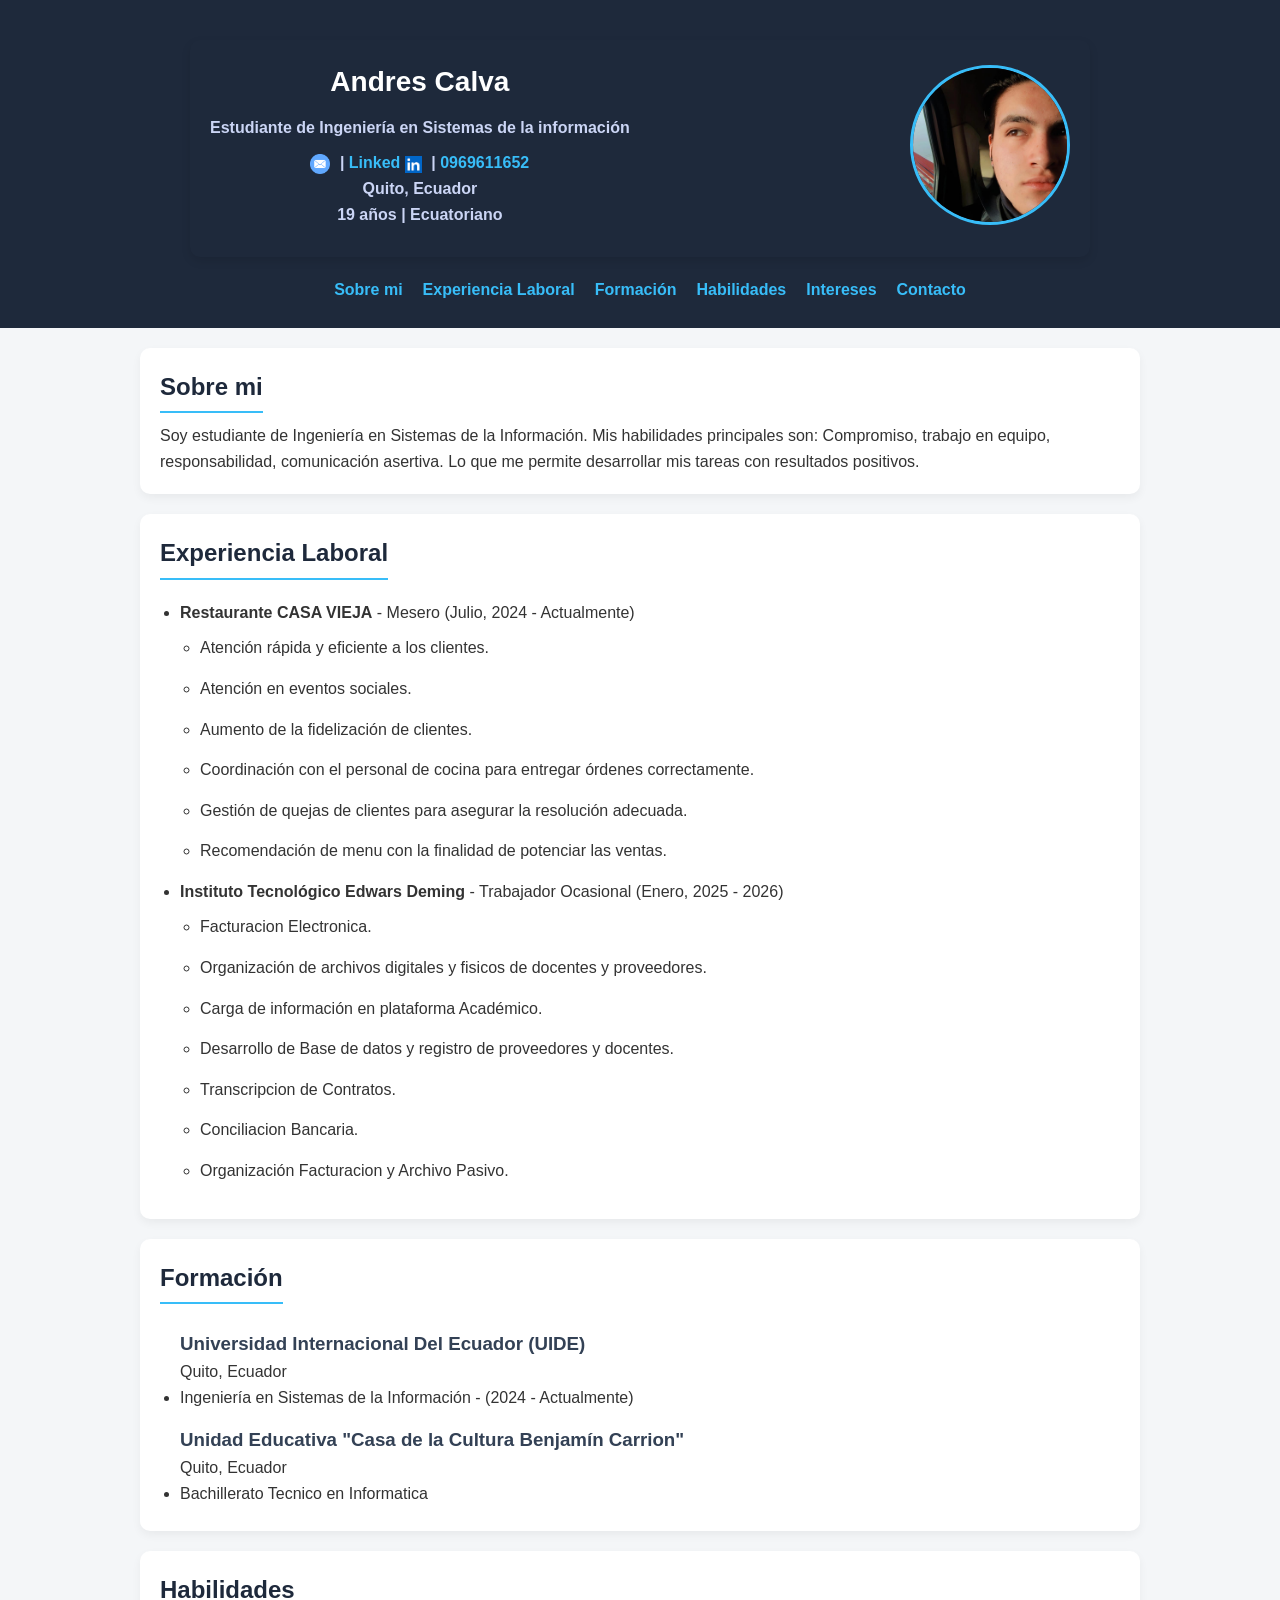
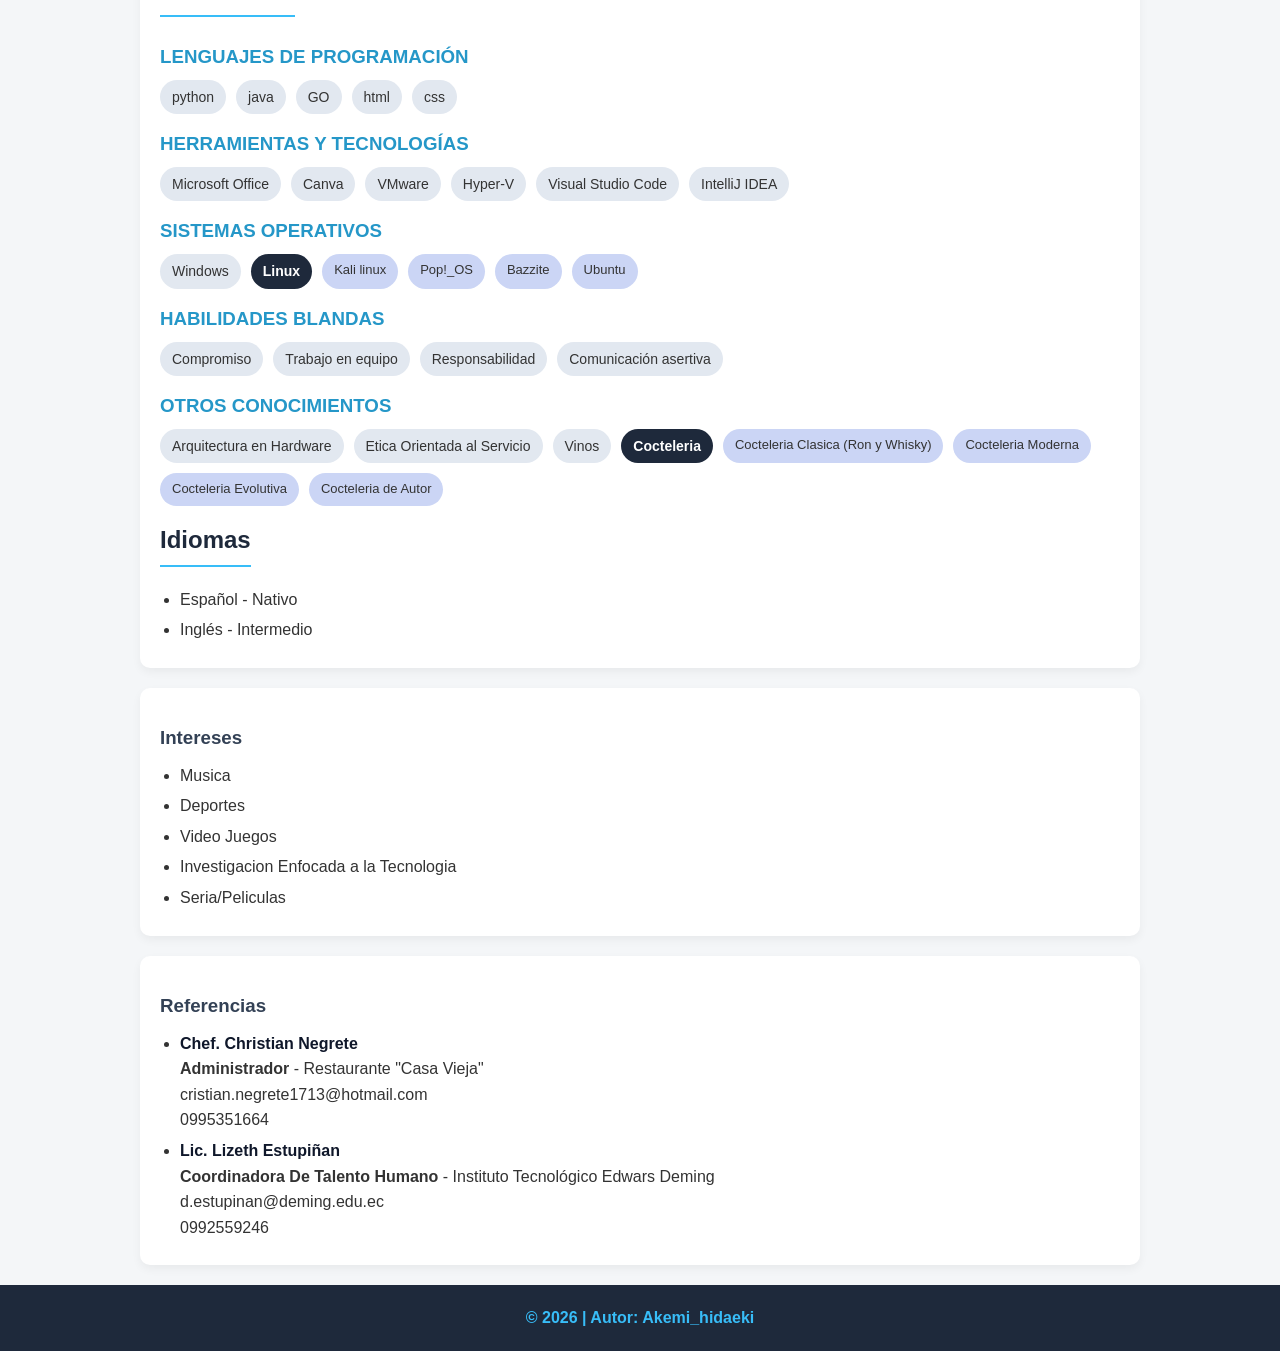
<file: HOJA DE VIDA/index.html>
<!doctype html>
<html lang="es">

<head>
    <meta charset="UTF-8" />
    <meta name="viewport" content="width=device-width, initial-scale=1.0" />
    <title>CV Andres Calva</title>
    <link rel="stylesheet" href="styles.css" />
</head>

<body>
    <header>
        <nav alt="Menu de navegación">
            <section class="profile" alt="Tarjeta Informativa de Andres Calva">
                <div class="info" alt="Información Personal de Andres Calva">
                    <h1 alt="JSJS soy yo xdxd">Andres Calva</h1>
                    <p>Estudiante de Ingeniería en Sistemas de la información</p>

                    <p>
                        <a href="mailto:andrescalva@gmail.com" target="_blank">
                            <img src="150897750_10507049.png" width="20" height="20" alt="Email Icon" />
                        </a>
                        |
                        <a href="test.html" target="_blank">Linked
                            <img src="linkedin-logo_578229-227.avif" width="17" height="17" alt="LinkedIn Icon" /></a>

                        |
                        <a href="https://wa.me/0969611652" target="_blank">0969611652</a>

                        <br />Quito, Ecuador <br />19 años | Ecuatoriano
                    </p>
                </div>

                <figure class="foto" alt="Foto de Andres Calva">
                    <img src="WhatsApp Image 2026-03-30 at 9.37.35 PM.jpeg" alt="Foto de Perfil de CV" />
                </figure>
            </section>
            <ul alt="Barra de redirección">
                <li><a href="#aboutme">Sobre mi</a></li>
                <li><a href="#experience">Experiencia Laboral</a></li>
                <li><a href="#education">Formación</a></li>
                <li><a href="#skills">Habilidades</a></li>
                <li><a href="#interests">Intereses</a></li>
                <li><a href="#contact">Contacto</a></li>
            </ul>
        </nav>
    </header>
    <section id="aboutme" alt="Informacion sobre mi y lo que estoy haciendo en la actualidad">
        <h2>Sobre mi</h2>
        <p>
            Soy estudiante de Ingeniería en Sistemas de la Información. Mis
            habilidades principales son: Compromiso, trabajo en equipo,
            responsabilidad, comunicación asertiva. Lo que me permite desarrollar
            mis tareas con resultados positivos.
        </p>
    </section>
    <section id="experience" alt="Experiencia Laboral">
        <h2>Experiencia Laboral</h2>
        <ul>
            <li>
                <b>Restaurante CASA VIEJA</b> - Mesero (Julio, 2024 - Actualmente)
                <ul>
                    <li>Atención rápida y eficiente a los clientes.</li>
                    <li>Atención en eventos sociales.</li>
                    <li>Aumento de la fidelización de clientes.</li>
                    <li>
                        Coordinación con el personal de cocina para entregar órdenes
                        correctamente.
                    </li>
                    <li>
                        Gestión de quejas de clientes para asegurar la resolución
                        adecuada.
                    </li>
                    <li>
                        Recomendación de menu con la finalidad de potenciar las ventas.
                    </li>
                </ul>
            </li>
            <li>
                <b>Instituto Tecnológico Edwars Deming</b> - Trabajador Ocasional
                (Enero, 2025 - 2026)
                <ul>
                    <li>Facturacion Electronica.</li>
                    <li>Organización de archivos digitales y fisicos de docentes y proveedores.</li>
                    <li>Carga de información en plataforma Académico.</li>
                    <li>Desarrollo de Base de datos y registro de proveedores y docentes.</li>
                    <li>Transcripcion de Contratos.</li>
                    <li>Conciliacion Bancaria.</li>
                    <li>Organización Facturacion y Archivo Pasivo.</li>
                </ul>
            </li>
        </ul>
    </section>
    <section id="education" alt="Formación Académica">
        <h2>Formación</h2>
        <ul>
            <h3>Universidad Internacional Del Ecuador (UIDE)</h3>
            <p>Quito, Ecuador</p>
            <li>Ingeniería en Sistemas de la Información - (2024 - Actualmente)</li>
            <h3>Unidad Educativa "Casa de la Cultura Benjamín Carrion"</h3>
            <p>Quito, Ecuador</p>
            <li>Bachillerato Tecnico en Informatica</li>
        </ul>
    </section>
    <section class="Skills" alt="Habilidades y Conocimientos">
        <h2>Habilidades</h2>
        <div class="skills-containers">
            <h3>LENGUAJES DE PROGRAMACIÓN</h3>
            <div class="skills-section">
                <span>python</span>
                <span>java</span>
                <span>GO</span>
                <span>html</span>
                <span>css</span>
            </div>
        </div>
        <div class="skills-containers">
            <h3>HERRAMIENTAS Y TECNOLOGÍAS</h3>
            <div class="skills-section">
                <span>Microsoft Office</span>
                <span>Canva</span>
                <span>VMware</span>
                <span>Hyper-V</span>
                <span>Visual Studio Code</span>
                <span>IntelliJ IDEA</span>
            </div>
        </div>
        <div class="skills-containers">
            <h3>SISTEMAS OPERATIVOS</h3>
            <div class="skills-section">
                <span>Windows</span>
                <span class="mainOS">Linux</span>
                <span class="distro">Kali linux</span>
                <span class="distro">Pop!_OS</span>
                <span class="distro">Bazzite</span>
                <span class="distro">Ubuntu</span>
            </div>
        </div>
        <div class="skills-containers">
            <h3>HABILIDADES BLANDAS</h3>
            <div class="skills-section">
                <span>Compromiso</span>
                <span>Trabajo en equipo</span>
                <span>Responsabilidad</span>
                <span>Comunicación asertiva</span>
            </div>
        </div>
        <div class="skills-containers">
            <h3>OTROS CONOCIMIENTOS</h3>
            <div class="skills-section">
                <span>Arquitectura en Hardware</span>
                <span>Etica Orientada al Servicio</span>
                <span>Vinos</span>
                <span class="mainOS">Cocteleria</span>
                <span class="distro">Cocteleria Clasica (Ron y Whisky)</span>
                <span class="distro">Cocteleria Moderna</span>
                <span class="distro">Cocteleria Evolutiva</span>
                <span class="distro">Cocteleria de Autor</span>
            </div>
        </div>
        <div>
            <h2>Idiomas</h2>
            <ul>
                <li>Español - Nativo</li>
                <li>Inglés - Intermedio</li>
            </ul>
        </div>
    </section>
    <section id="interests" alt="Intereses y Pasatiempos">
        <h3>Intereses</h3>
        <ul>
            <li>Musica</li>
            <li>Deportes</li>
            <li>Video Juegos</li>
            <li>Investigacion Enfocada a la Tecnologia</li>
            <li>Seria/Peliculas</li>
        </ul>
    </section>

    <section id="references" alt="Referencias Laborales y Personales">
        <h3>Referencias</h3>
        <ul>
            <li>
                <h4>Chef. Christian Negrete</h4>
                <p>
                    <b>Administrador</b> - Restaurante "Casa Vieja"<br />
                    cristian.negrete1713@hotmail.com <br />0995351664
                </p>
            </li>
            <li>
                <h4>Lic. Lizeth Estupiñan</h4>
                <p>
                    <b>Coordinadora De Talento Humano</b> - Instituto Tecnológico Edwars
                    Deming<br />d.estupinan@deming.edu.ec<br />0992559246
                </p>
            </li>
        </ul>
    </section>
    <footer id="contact" alt="Derechos de autor">
        <p>
            &copy; 2026 |
            <a href="https://github.com/andres-ctz" target="_blank">
                Autor: Akemi_hidaeki</a>
        </p>
    </footer>
</body>

</html>
</file>
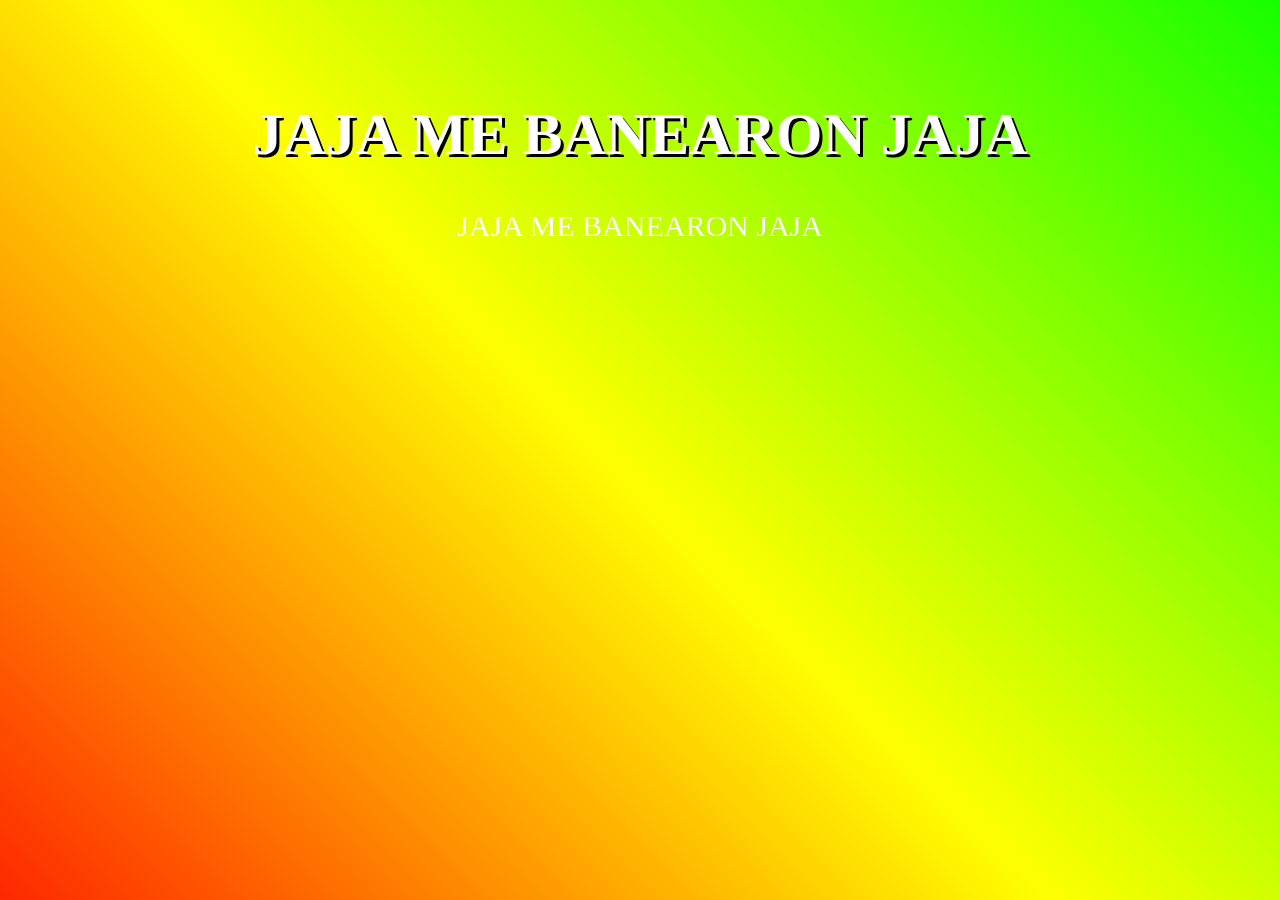
<file: HOJA DE VIDA/test.html>
<!DOCTYPE html>
<html lang="en">
<head>
    <meta charset="UTF-8">
    <meta name="viewport" content="width=device-width, initial-scale=1.0">
    <title>JAJA ME BANEARON JAJA</title>
    <link rel="stylesheet" href="styles2.css">
</head>
<body>
    <h1>JAJA ME BANEARON JAJA</h1>
    <p>JAJA ME BANEARON JAJA</p>
</body>
</html>
</file>
<file: HOJA DE VIDA/styles.css>
/* Basico del index */
* {
    margin: 0;
    padding: 0;
    box-sizing: border-box;
}

/* Boceto General de la pagina */
body {
    font-family: 'Segoe UI', Tahoma, Geneva, Verdana, sans-serif;
    background-color: #f4f6f8;
    color: #333;
    line-height: 1.6;
}

/* header */
header {
    background: #1e293b;
    color: white;
    padding: 20px 0;
}
.profile {
    display: flex;
    justify-content: space-between;
    align-items: center;
    background: #1e293b;
    padding: 20px;
    border-radius: 10px;
    box-shadow: 0 4px 10px rgba(0,0,0,0.1);
}
/* Division del header para el perfil */
.info {
    max-width: 70%;
}

.info h1 {
    font-size: 28px;
    color: #ffffff;
}

.info p {
    margin-top: 10px;
}

/* Imagen */
.foto img {
    width: 160px;
    height: 160px;
    object-fit: cover;
    border-radius: 50%;
    border: 3px solid #38bdf8;
}

/* Iconos */
.info img {
    vertical-align: middle;
    margin-right: 5px;
}

/* Responsive */
@media (max-width: 768px) {
    .perfil {
        flex-direction: column;
        text-align: center;
    }

    .info {
        max-width: 100%;
    }

    .foto {
        margin-top: 15px;
    }
}
nav {
    width: 90%;
    max-width: 1000px;
    margin: 0 auto;
    text-align: center;
}

nav h1 {
    font-size: 2rem;
}
nav h1:hover {
    color: #38bdf8;
    text-decoration: none;
}

nav p {
    font-size: 1rem;
    color: #cbd5f5;
    margin-bottom: 10px;
    font-weight: bold;
}

/* Menú */
nav ul {
    list-style: none;
    display: flex;
    justify-content: center;
    gap: 20px;
}

nav ul li a {
    text-decoration: none;
    color: #38bdf8;
    font-weight: bold;
    transition: 0.3s;
}
nav  a {
    text-decoration: none;
    color: #38bdf8;
    font-weight: bold;
    transition: 0.3s;
}
nav a:hover {
    color: #ffffff;
}

nav ul li a:hover {
    color: white;
}

nav div {
    display: inline-block;
    color: #38bdf8;
    font-weight: bold;
    transition: 0.3s;
}
nav div:hover {
    color: #ffffff;
}

/* Secciones */
section {
    width: 90%;
    max-width: 1000px;
    margin: 20px auto;
    background: white;
    padding: 20px;
    border-radius: 10px;
    box-shadow: 0 4px 10px rgba(0,0,0,0.05);
}

/* Títulos */
h2 {
    color: #1e293b;
    margin-bottom: 10px;
    border-bottom: 2px solid #38bdf8;
    display: inline-block;
    padding-bottom: 5px;
}

h3 {
    margin-top: 15px;
    color: #334155;
}

h4 {
    color: #0f172a;
}

/* Organización de las listas */
ul {
    margin-left: 20px;
    margin-top: 10px;
}

ul li {
    margin-bottom: 5px;
}
.skills-containers {
    margin-bottom: 15px;
}

.skills-containers h3 {
    margin-bottom: 8px;
    color: #2597c8;
}

/* intento 1 de stiles bonton falso*/
.skills-section {
    display: flex;
    flex-wrap: wrap;
    gap: 10px;
}

.skills-section span {
    background: #e2e8f0;
    padding: 6px 12px;
    border-radius: 20px;
    font-size: 14px;
    transition: 0.3s;
}

.skills-section span:hover {
    background: #38bdf8;
    color: white;
}


.skills-section .mainOS {
    background: #1e293b;
    color: white;
    font-weight: bold;
}

.skills-section .distro {
    background: #cbd5f5;
    font-size: 13px;
}

#experience  ul  li {
    margin-bottom: 15px;
}

/* Footer */
footer {
    text-align: center;
    padding: 20px;
    background: #1e293b;
    color: white;
    margin-top: 20px;
}

footer p  {
    color: #38bdf8;
    font-weight: bold;
}

footer p a {
    color: #38bdf8;
    text-decoration: none;
    transition: 0.3s;
}
footer p a:hover {
    color: #ffffff;
}

/* Responsive */
@media (max-width: 768px) {
    nav ul {
        flex-direction: column;
        gap: 10px;
    }
}
</file>
<file: HOJA DE VIDA/styles2.css>
body {
    background: linear-gradient(45deg, red, yellow, lime, cyan, blue, magenta);
    background-size: 400% 400%;
    animation: fondoLoco 5s infinite alternate;
    font-family: Comic Sans MS, cursive;
    text-align: center;
    color: white;
}

/* Animación de fondo */
@keyframes fondoLoco {
    0% { background-position: left; }
    100% { background-position: right; }
}

/* Título */
h1 {
    font-size: 60px;
    margin-top: 100px;
    animation: girar 2s infinite linear;
    text-shadow: 3px 3px 0px black;
}

/* Párrafo */
p {
    font-size: 30px;
    animation: brincar 0.5s infinite alternate;
}

/* Giro loco */
@keyframes girar {
    from { transform: rotate(0deg); }
    to { transform: rotate(360deg); }
}

/* Brinco */
@keyframes brincar {
    from { transform: translateY(0px); }
    to { transform: translateY(-20px); }
}
</file>
